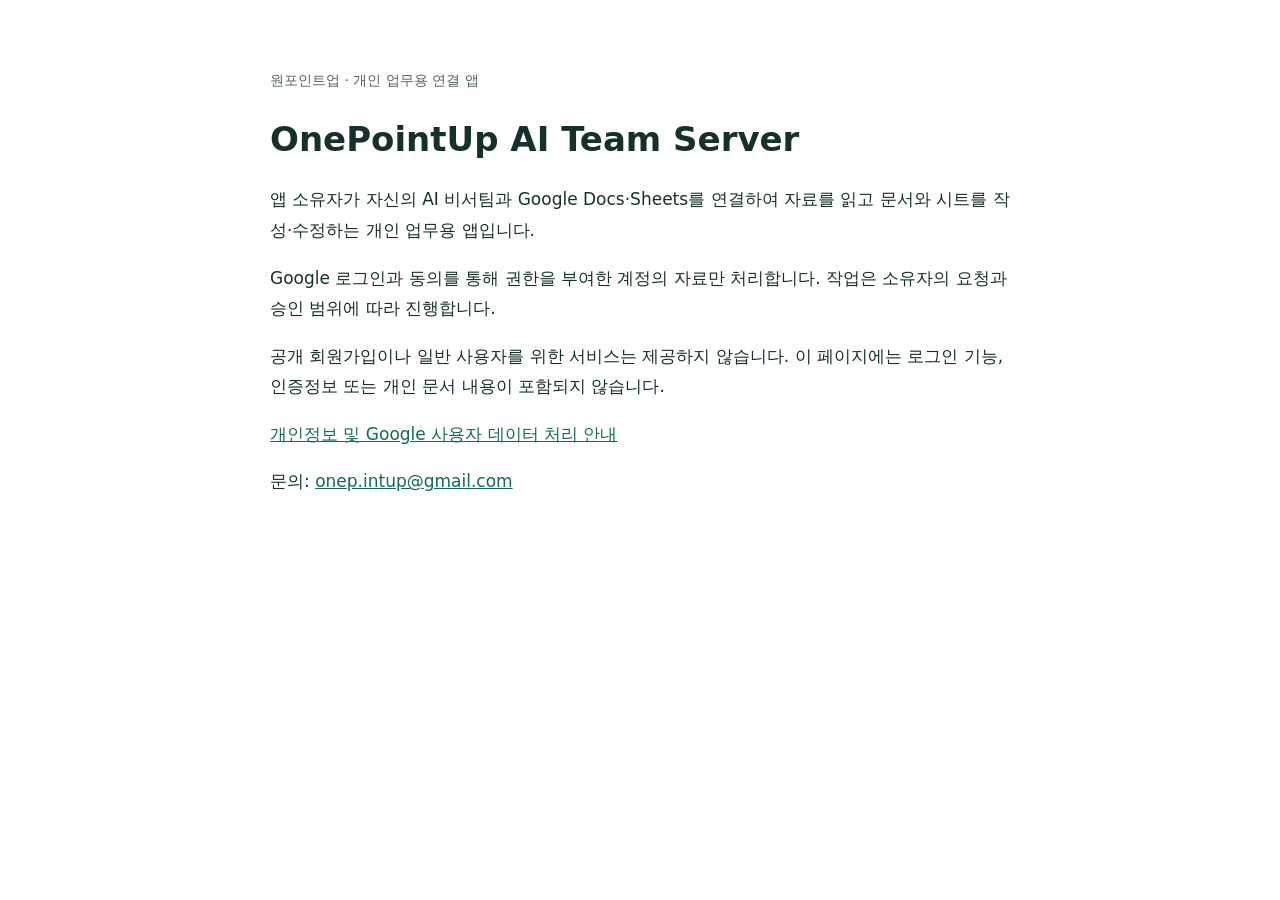
<file: ai-team/index.html>
<!doctype html><html lang="ko"><meta charset="utf-8"><meta name="viewport" content="width=device-width,initial-scale=1"><title>OnePointUp AI Team Server</title><style>body{max-width:740px;margin:64px auto;padding:0 24px;color:#16302b;font:17px/1.8 system-ui,sans-serif}a{color:#126b58}h1{line-height:1.3}small{color:#52645e}</style><main><small>원포인트업 · 개인 업무용 연결 앱</small><h1>OnePointUp AI Team Server</h1><p>앱 소유자가 자신의 AI 비서팀과 Google Docs·Sheets를 연결하여 자료를 읽고 문서와 시트를 작성·수정하는 개인 업무용 앱입니다.</p><p>Google 로그인과 동의를 통해 권한을 부여한 계정의 자료만 처리합니다. 작업은 소유자의 요청과 승인 범위에 따라 진행합니다.</p><p>공개 회원가입이나 일반 사용자를 위한 서비스는 제공하지 않습니다. 이 페이지에는 로그인 기능, 인증정보 또는 개인 문서 내용이 포함되지 않습니다.</p><p><a href="privacy.html">개인정보 및 Google 사용자 데이터 처리 안내</a></p><p>문의: <a href="mailto:onep.intup@gmail.com">onep.intup@gmail.com</a></p></main></html>
</file>
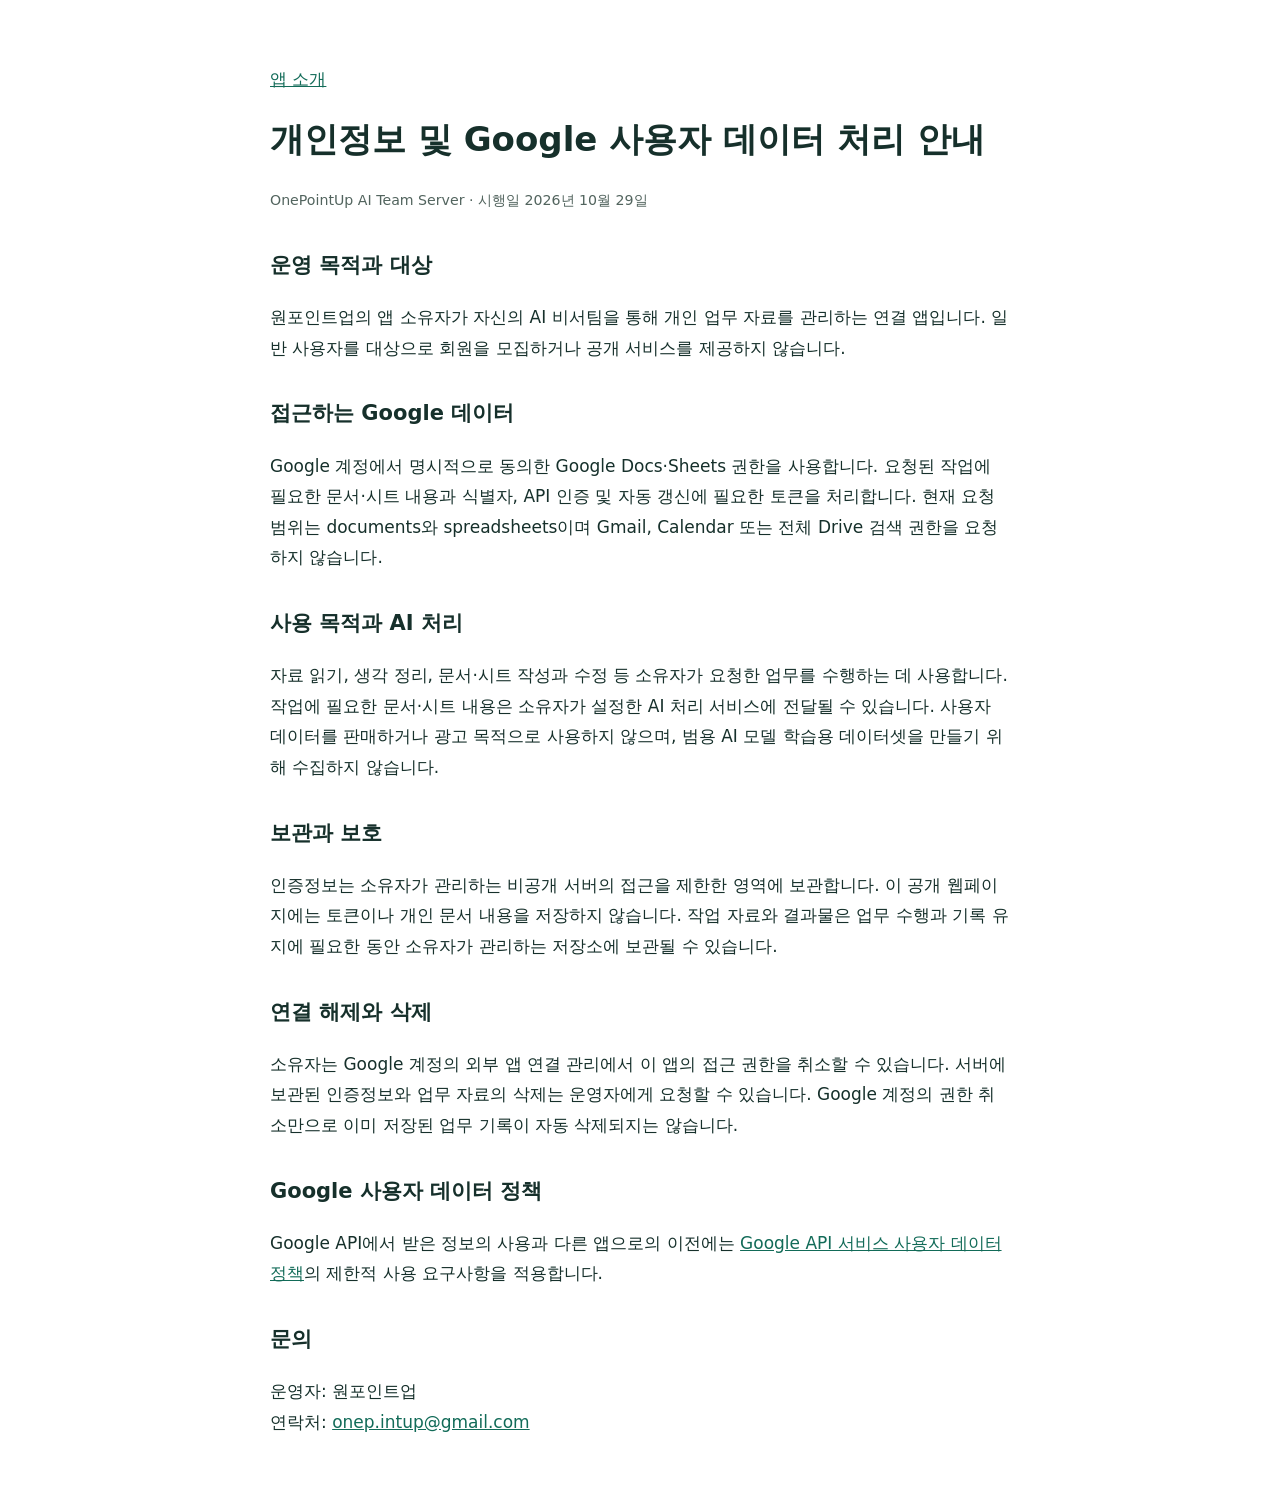
<file: ai-team/privacy.html>
<!doctype html><html lang="ko"><meta charset="utf-8"><meta name="viewport" content="width=device-width,initial-scale=1"><title>개인정보 처리 안내 | OnePointUp AI Team Server</title><style>body{max-width:740px;margin:64px auto;padding:0 24px;color:#16302b;font:17px/1.8 system-ui,sans-serif}a{color:#126b58}h1{line-height:1.3}h2{font-size:21px;margin-top:32px}small{color:#52645e}</style><main><a href="index.html">앱 소개</a><h1>개인정보 및 Google 사용자 데이터 처리 안내</h1><small>OnePointUp AI Team Server · 시행일 2026년 10월 29일</small><h2>운영 목적과 대상</h2><p>원포인트업의 앱 소유자가 자신의 AI 비서팀을 통해 개인 업무 자료를 관리하는 연결 앱입니다. 일반 사용자를 대상으로 회원을 모집하거나 공개 서비스를 제공하지 않습니다.</p><h2>접근하는 Google 데이터</h2><p>Google 계정에서 명시적으로 동의한 Google Docs·Sheets 권한을 사용합니다. 요청된 작업에 필요한 문서·시트 내용과 식별자, API 인증 및 자동 갱신에 필요한 토큰을 처리합니다. 현재 요청 범위는 documents와 spreadsheets이며 Gmail, Calendar 또는 전체 Drive 검색 권한을 요청하지 않습니다.</p><h2>사용 목적과 AI 처리</h2><p>자료 읽기, 생각 정리, 문서·시트 작성과 수정 등 소유자가 요청한 업무를 수행하는 데 사용합니다. 작업에 필요한 문서·시트 내용은 소유자가 설정한 AI 처리 서비스에 전달될 수 있습니다. 사용자 데이터를 판매하거나 광고 목적으로 사용하지 않으며, 범용 AI 모델 학습용 데이터셋을 만들기 위해 수집하지 않습니다.</p><h2>보관과 보호</h2><p>인증정보는 소유자가 관리하는 비공개 서버의 접근을 제한한 영역에 보관합니다. 이 공개 웹페이지에는 토큰이나 개인 문서 내용을 저장하지 않습니다. 작업 자료와 결과물은 업무 수행과 기록 유지에 필요한 동안 소유자가 관리하는 저장소에 보관될 수 있습니다.</p><h2>연결 해제와 삭제</h2><p>소유자는 Google 계정의 외부 앱 연결 관리에서 이 앱의 접근 권한을 취소할 수 있습니다. 서버에 보관된 인증정보와 업무 자료의 삭제는 운영자에게 요청할 수 있습니다. Google 계정의 권한 취소만으로 이미 저장된 업무 기록이 자동 삭제되지는 않습니다.</p><h2>Google 사용자 데이터 정책</h2><p>Google API에서 받은 정보의 사용과 다른 앱으로의 이전에는 <a href="https://developers.google.com/terms/api-services-user-data-policy">Google API 서비스 사용자 데이터 정책</a>의 제한적 사용 요구사항을 적용합니다.</p><h2>문의</h2><p>운영자: 원포인트업<br>연락처: <a href="mailto:onep.intup@gmail.com">onep.intup@gmail.com</a></p></main></html>
</file>
